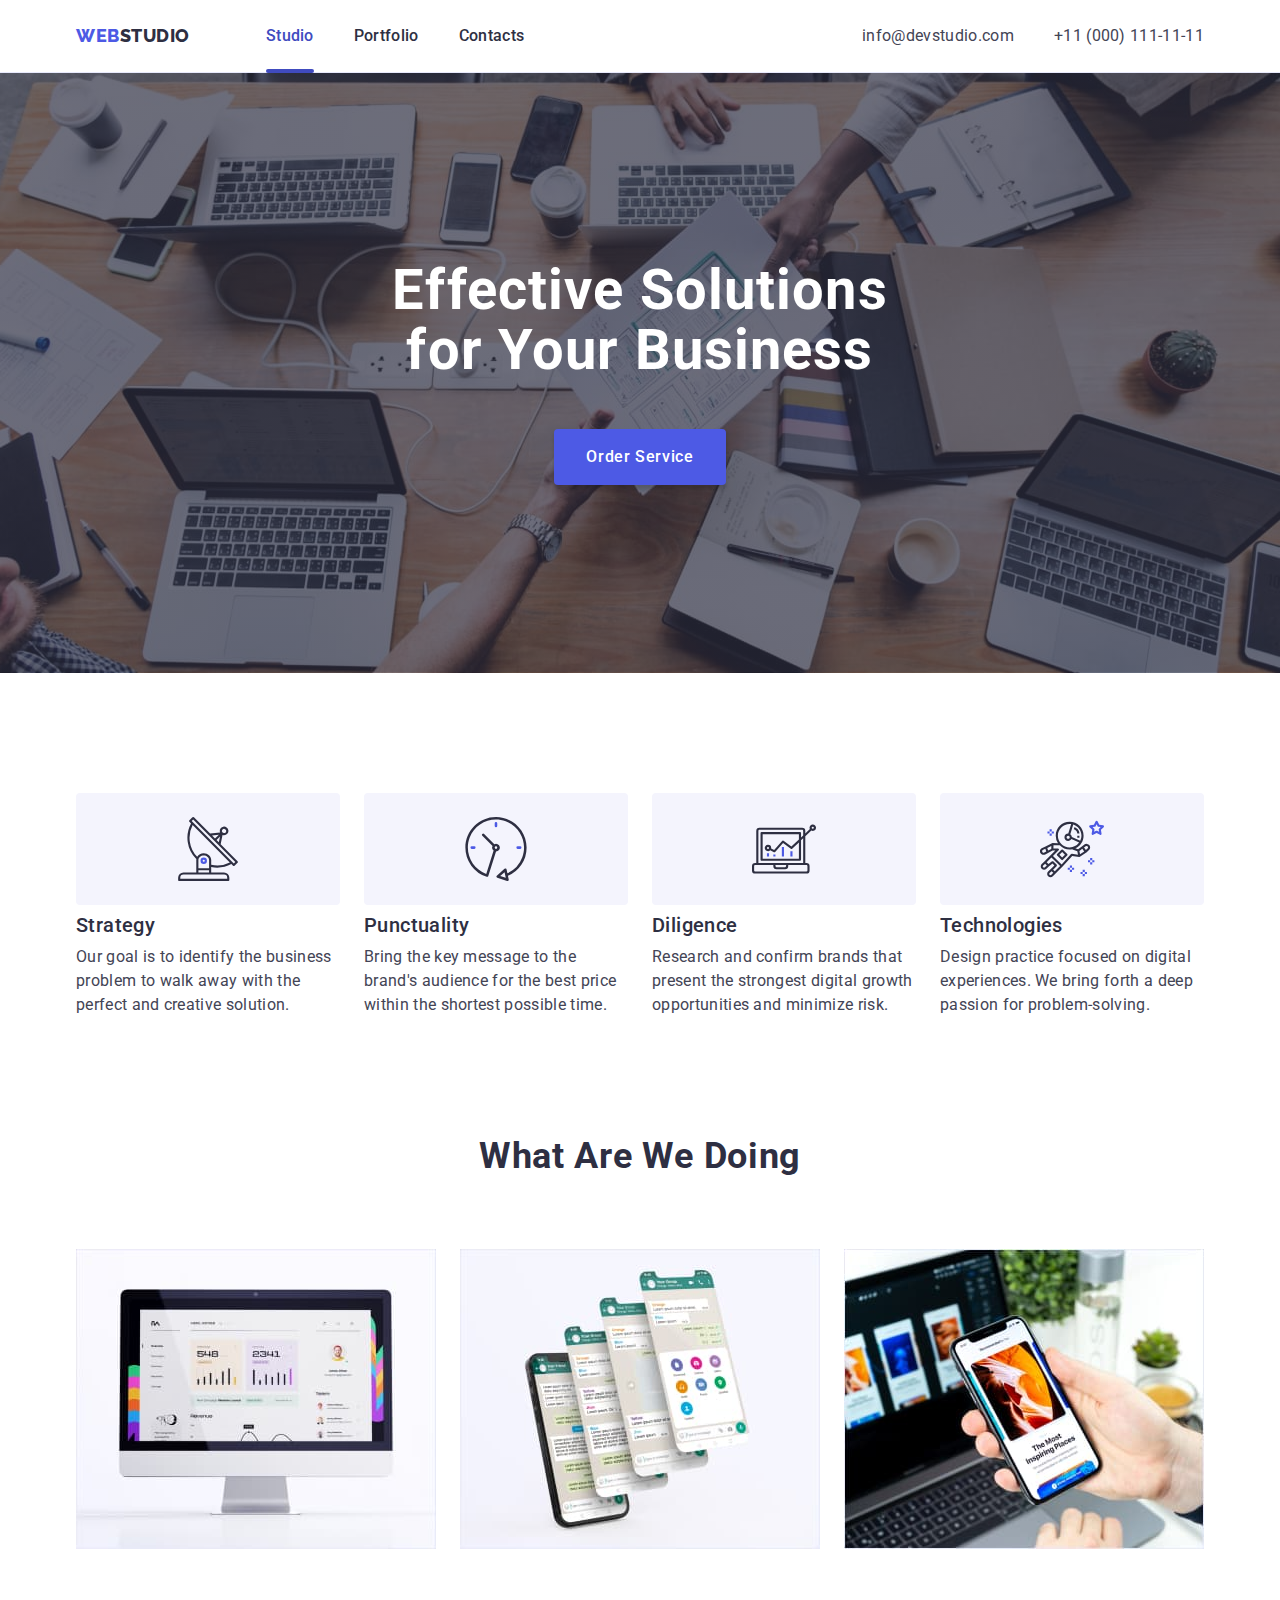
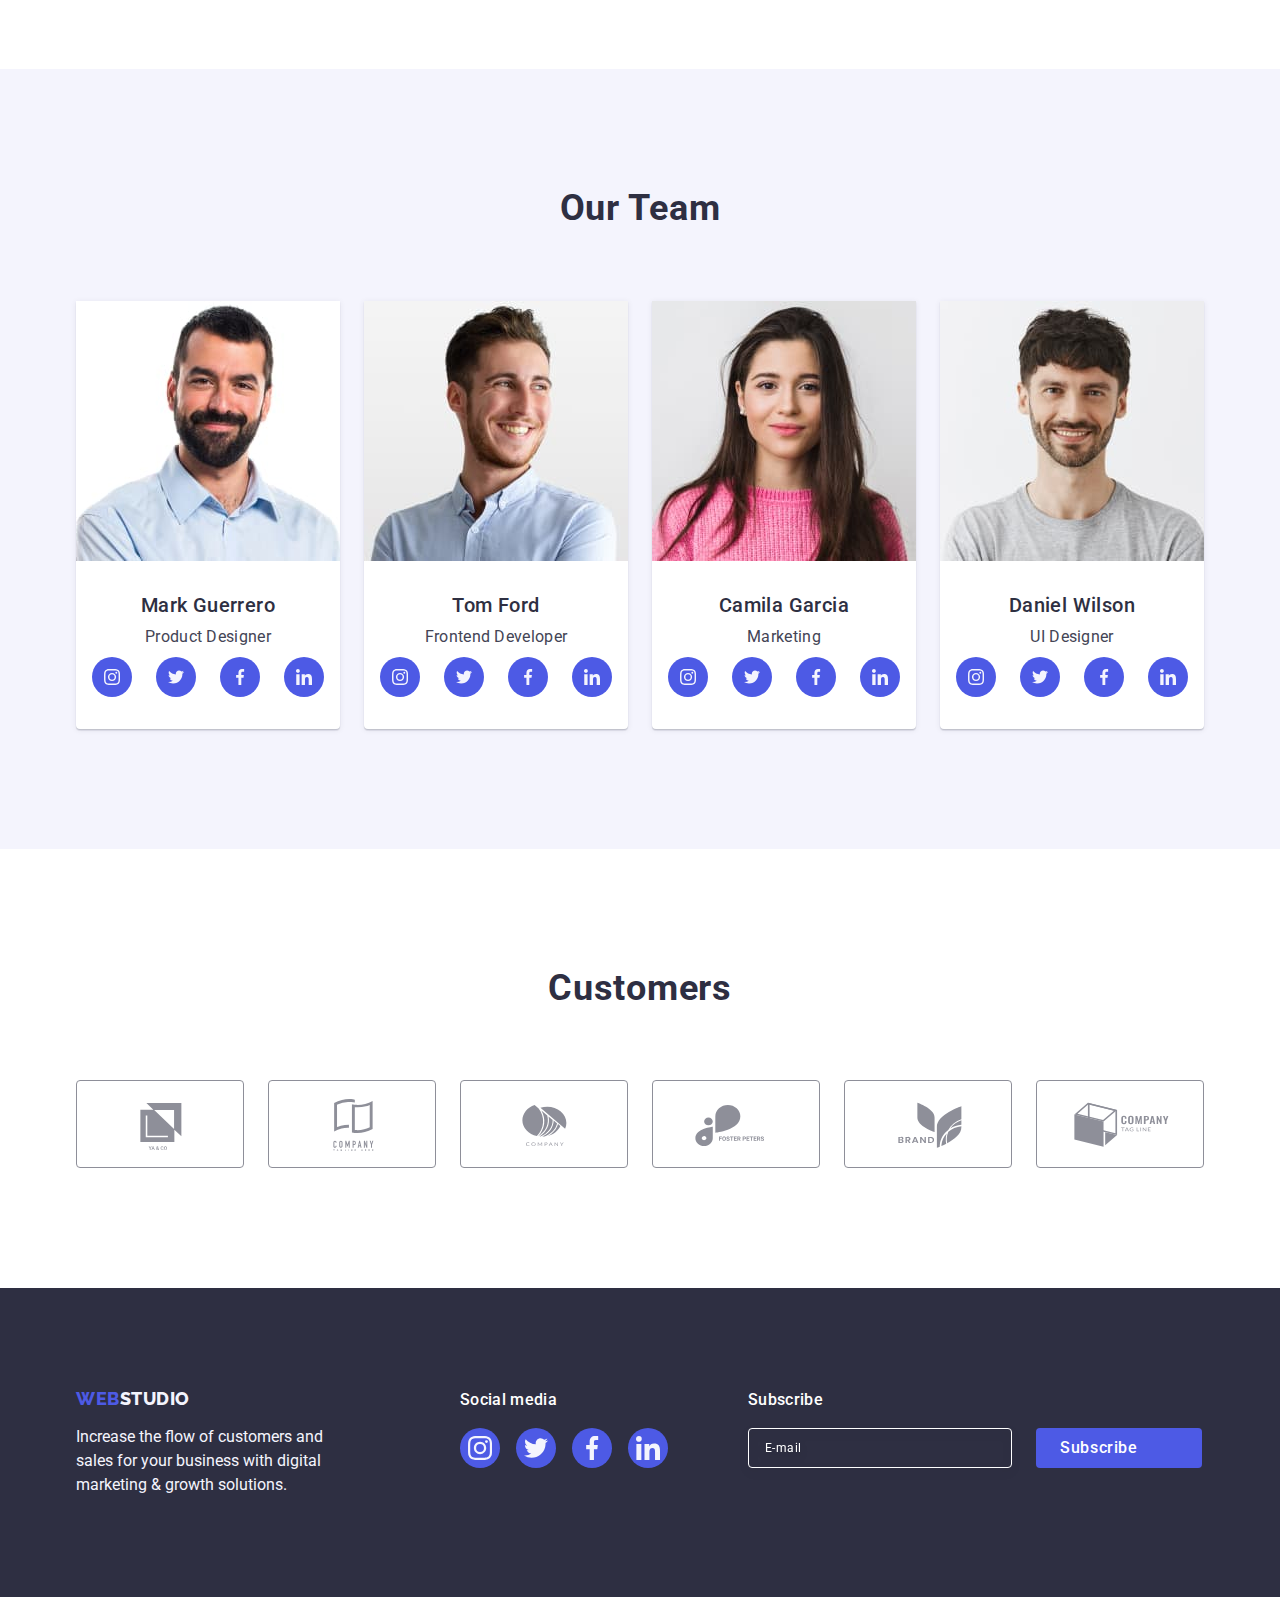
<file: index.html>
<!DOCTYPE html>
<html lang="en">
  <head>
    <meta charset="UTF-8" />
    <meta http-equiv="X-UA-Compatible" content="IE=edge" />
    <meta name="viewport" content="width=device-width, initial-scale=1.0" />
    <title>Document</title>
    <link rel="preconnect" href="https://fonts.googleapis.com" />
    <link rel="preconnect" href="https://fonts.gstatic.com" crossorigin />
    <link
      href="https://fonts.googleapis.com/css2?family=Raleway:wght@800&family=Roboto:wght@400;500;700;900&display=swap"
      rel="stylesheet"
    />
    <link
      rel="stylesheet"
      href="https://cdnjs.cloudflare.com/ajax/libs/modern-normalize/1.1.0/modern-normalize.min.css"
    />
    <link rel="stylesheet" href="./css/styles.css" />
  </head>
  <body>
    <!-- Header -->
    <header class="page-header">
      <div class="container page-header-container">
        <nav class="page-navigation">
          <!-- logo -->
          <a class="logo link logo-header" href="./index.html"
            >Web<span class="logo-studio-theme-light">Studio</span>
          </a>
          <!-- Navigation -->
          <ul class="menu list">
            <li class="menu-item">
              <a class="menu-link link current" href="./index.html">Studio</a>
            </li>
            <li class="menu-item">
              <a class="menu-link link" href="./portfolio.html">Portfolio</a>
            </li>
            <li class="menu-item">
              <a class="menu-link link" href="">Contacts</a>
            </li>
          </ul>
        </nav>
        <!-- Contacts -->
        <address class="contacts">
          <ul class="contacts-list list">
            <li class="contacts-list-item">
              <a class="contact-link link" href="mailto:info@devstudio.com"
                >info@devstudio.com</a
              >
            </li>
            <li class="contacts-list-item">
              <a class="contact-link link" href="tel:+110001111111"
                >+11 (000) 111-11-11</a
              >
            </li>
          </ul>
        </address>
      </div>
    </header>
    <!-- Main -->
    <main>
      <!-- hero image -->
      <section class="hero">
        <div class="container">
          <h1 class="main-title">Effective Solutions for Your Business</h1>
          <button class="modal-open-btn" type="button" data-modal-open>
            Order Service
          </button>
        </div>
      </section>
      <!-- Section 1 -->
      <section class="advantages section">
        <div class="container">
          <h2 class="visually-hidden">Advantages</h2>
          <ul class="advantages-list list">
            <li class="advantages-list-item">
              <div class="container-advantages-list-icon">
                <svg
                  class="advantages-list-icon"
                  aria-label="icon antenna"
                  width="64"
                  height="64"
                >
                  <use href="./images/icons.svg#icon-antenna"></use>
                </svg>
              </div>

              <h3 class="advantages-list-title">Strategy</h3>
              <p class="advantages-list-text">
                Our goal is to identify the business problem to walk away with
                the perfect and creative solution.
              </p>
            </li>
            <li class="advantages-list-item">
              <div class="container-advantages-list-icon">
                <svg
                  class="advantages-list-icon"
                  aria-label="icon clock"
                  width="64"
                  height="64"
                >
                  <use href="./images/icons.svg#icon-clock"></use>
                </svg>
              </div>

              <h3 class="advantages-list-title">Punctuality</h3>
              <p class="advantages-list-text">
                Bring the key message to the brand's audience for the best price
                within the shortest possible time.
              </p>
            </li>
            <li class="advantages-list-item">
              <div class="container-advantages-list-icon">
                <svg
                  class="advantages-list-icon"
                  aria-label="icon diagram"
                  width="64"
                  height="64"
                >
                  <use href="./images/icons.svg#icon-diagram"></use>
                </svg>
              </div>

              <h3 class="advantages-list-title">Diligence</h3>
              <p class="advantages-list-text">
                Research and confirm brands that present the strongest digital
                growth opportunities and minimize risk.
              </p>
            </li>
            <li class="advantages-list-item">
              <div class="container-advantages-list-icon">
                <svg
                  class="advantages-list-icon"
                  aria-label="icon astronaut"
                  width="64"
                  height="64"
                >
                  <use href="./images/icons.svg#icon-astronaut"></use>
                </svg>
              </div>

              <h3 class="advantages-list-title">Technologies</h3>
              <p class="advantages-list-text">
                Design practice focused on digital experiences. We bring forth a
                deep passion for problem-solving.
              </p>
            </li>
          </ul>
        </div>
      </section>
      <!-- Section 2 -->
      <section class="services section">
        <div class="container">
          <h2 class="section-title">What are we doing</h2>
          <ul class="services-list list">
            <li class="services-list-item">
              <img
                class="services-list-img"
                src="./images/photo-1.jpg"
                alt="monitor"
                width="360"
              />
            </li>
            <li class="services-list-item">
              <img
                class="services-list-img"
                src="./images/photo-2.jpg"
                alt="smartphone"
                width="360"
              />
            </li>
            <li class="services-list-item">
              <img
                class="services-list-img"
                src="./images/photo-3.jpg"
                alt="smartphone in hand"
                width="360"
              />
            </li>
          </ul>
        </div>
      </section>
      <!-- Section 3 -->
      <section class="team section">
        <div class="container">
          <h2 class="section-title">Our team</h2>
          <ul class="team-list list">
            <li class="team-list-item">
              <img
                class="team-list-img"
                src="./images/photo-mark-guerrero.jpg"
                alt="Photo Mark Guerrero"
                width="264"
              />
              <div class="team-list-text-content">
                <h3 class="team-list-name">Mark Guerrero</h3>
                <p class="team-list-position">Product Designer</p>
                <ul class="social-list list">
                  <li class="social-list-item">
                    <a href="" class="social-list-link team-social-list-link">
                      <svg
                        class="social-list-icon"
                        aria-label="icon instagram"
                        width="16"
                        height="16"
                      >
                        <use href="./images/icons.svg#icon-instagram"></use>
                      </svg>
                    </a>
                  </li>
                  <li class="social-list-item">
                    <a href="" class="social-list-link team-social-list-link">
                      <svg
                        class="social-list-icon"
                        aria-label="icon twitter"
                        width="16"
                        height="16"
                      >
                        <use href="./images/icons.svg#icon-twitter"></use>
                      </svg>
                    </a>
                  </li>
                  <li class="social-list-item">
                    <a href="" class="social-list-link team-social-list-link">
                      <svg
                        class="social-list-icon"
                        aria-label="icon facebook"
                        width="16"
                        height="16"
                      >
                        <use href="./images/icons.svg#icon-facebook"></use>
                      </svg>
                    </a>
                  </li>
                  <li class="social-list-item">
                    <a href="" class="social-list-link team-social-list-link">
                      <svg
                        class="social-list-icon"
                        aria-label="icon linkedin"
                        width="16"
                        height="16"
                      >
                        <use href="./images/icons.svg#icon-linkedin"></use>
                      </svg>
                    </a>
                  </li>
                </ul>
              </div>
            </li>
            <li class="team-list-item">
              <img
                class="team-list-img"
                src="./images/photo-tom-ford.jpg"
                alt="Photo Tom Ford"
                width="264"
              />
              <div class="team-list-text-content">
                <h3 class="team-list-name">Tom Ford</h3>
                <p class="team-list-position">Frontend Developer</p>
                <ul class="social-list list">
                  <li class="social-list-item">
                    <a href="" class="social-list-link team-social-list-link">
                      <svg
                        class="social-list-icon"
                        aria-label="icon instagram"
                        width="16"
                        height="16"
                      >
                        <use href="./images/icons.svg#icon-instagram"></use>
                      </svg>
                    </a>
                  </li>
                  <li class="social-list-item">
                    <a href="" class="social-list-link team-social-list-link">
                      <svg
                        class="social-list-icon"
                        aria-label="icon twitter"
                        width="16"
                        height="16"
                      >
                        <use href="./images/icons.svg#icon-twitter"></use>
                      </svg>
                    </a>
                  </li>
                  <li class="social-list-item">
                    <a href="" class="social-list-link team-social-list-link">
                      <svg
                        class="social-list-icon"
                        aria-label="icon facebook"
                        width="16"
                        height="16"
                      >
                        <use href="./images/icons.svg#icon-facebook"></use>
                      </svg>
                    </a>
                  </li>
                  <li class="social-list-item">
                    <a href="" class="social-list-link team-social-list-link">
                      <svg
                        class="social-list-icon"
                        aria-label="icon linkedin"
                        width="16"
                        height="16"
                      >
                        <use href="./images/icons.svg#icon-linkedin"></use>
                      </svg>
                    </a>
                  </li>
                </ul>
              </div>
            </li>
            <li class="team-list-item">
              <img
                class="team-list-img"
                src="./images/photo-camila-garcia.jpg"
                alt="Photo Camila Garcia"
                width="264"
              />
              <div class="team-list-text-content">
                <h3 class="team-list-name">Camila Garcia</h3>
                <p class="team-list-position">Marketing</p>
                <ul class="social-list list">
                  <li class="social-list-item">
                    <a href="" class="social-list-link team-social-list-link">
                      <svg
                        class="social-list-icon"
                        aria-label="icon instagram"
                        width="16"
                        height="16"
                      >
                        <use href="./images/icons.svg#icon-instagram"></use>
                      </svg>
                    </a>
                  </li>
                  <li class="social-list-item">
                    <a href="" class="social-list-link team-social-list-link">
                      <svg
                        class="social-list-icon"
                        aria-label="icon twitter"
                        width="16"
                        height="16"
                      >
                        <use href="./images/icons.svg#icon-twitter"></use>
                      </svg>
                    </a>
                  </li>
                  <li class="social-list-item">
                    <a href="" class="social-list-link team-social-list-link">
                      <svg
                        class="social-list-icon"
                        aria-label="icon facebook"
                        width="16"
                        height="16"
                      >
                        <use href="./images/icons.svg#icon-facebook"></use>
                      </svg>
                    </a>
                  </li>
                  <li class="social-list-item">
                    <a href="" class="social-list-link team-social-list-link">
                      <svg
                        class="social-list-icon"
                        aria-label="icon linkedin"
                        width="16"
                        height="16"
                      >
                        <use href="./images/icons.svg#icon-linkedin"></use>
                      </svg>
                    </a>
                  </li>
                </ul>
              </div>
            </li>
            <li class="team-list-item">
              <img
                class="team-list-img"
                src="./images/photo-daniel-wilson.jpg"
                alt="Photo Daniel Wilson"
                width="264"
              />
              <div class="team-list-text-content">
                <h3 class="team-list-name">Daniel Wilson</h3>
                <p class="team-list-position">UI Designer</p>
                <ul class="social-list list">
                  <li class="social-list-item">
                    <a href="" class="social-list-link team-social-list-link">
                      <svg
                        class="social-list-icon"
                        aria-label="icon instagram"
                        width="16"
                        height="16"
                      >
                        <use href="./images/icons.svg#icon-instagram"></use>
                      </svg>
                    </a>
                  </li>
                  <li class="social-list-item">
                    <a href="" class="social-list-link team-social-list-link">
                      <svg
                        class="social-list-icon"
                        aria-label="icon twitter"
                        width="16"
                        height="16"
                      >
                        <use href="./images/icons.svg#icon-twitter"></use>
                      </svg>
                    </a>
                  </li>
                  <li class="social-list-item">
                    <a href="" class="social-list-link team-social-list-link">
                      <svg
                        class="social-list-icon"
                        aria-label="icon facebook"
                        width="16"
                        height="16"
                      >
                        <use href="./images/icons.svg#icon-facebook"></use>
                      </svg>
                    </a>
                  </li>
                  <li class="social-list-item">
                    <a href="" class="social-list-link team-social-list-link">
                      <svg
                        class="social-list-icon"
                        aria-label="icon linkedin"
                        width="16"
                        height="16"
                      >
                        <use href="./images/icons.svg#icon-linkedin"></use>
                      </svg>
                    </a>
                  </li>
                </ul>
              </div>
            </li>
          </ul>
        </div>
      </section>
      <!-- Section 4 -->
      <section class="customers section">
        <div class="container">
          <h2 class="section-title customers-title">Customers</h2>
          <ul class="customers-list list">
            <li class="customers-list-item">
              <a href="" class="customers-list-link">
                <svg
                  class="customers-list-icon"
                  aria-label="icon company"
                  width="104"
                  height="56"
                >
                  <use href="./images/icons.svg#icon-company-1"></use>
                </svg>
              </a>
            </li>
            <li class="customers-list-item">
              <a href="" class="customers-list-link">
                <svg
                  class="customers-list-icon"
                  aria-label="icon company"
                  width="104"
                  height="56"
                >
                  <use href="./images/icons.svg#icon-company-2"></use>
                </svg>
              </a>
            </li>
            <li class="customers-list-item">
              <a href="" class="customers-list-link">
                <svg
                  class="customers-list-icon"
                  aria-label="icon company"
                  width="104"
                  height="56"
                >
                  <use href="./images/icons.svg#icon-company-3"></use>
                </svg>
              </a>
            </li>
            <li class="customers-list-item">
              <a href="" class="customers-list-link">
                <svg
                  class="customers-list-icon"
                  aria-label="icon company"
                  width="104"
                  height="56"
                >
                  <use href="./images/icons.svg#icon-company-4"></use>
                </svg>
              </a>
            </li>
            <li class="customers-list-item">
              <a href="" class="customers-list-link">
                <svg
                  class="customers-list-icon"
                  aria-label="icon company"
                  width="104"
                  height="56"
                >
                  <use href="./images/icons.svg#icon-company-5"></use>
                </svg>
              </a>
            </li>
            <li class="customers-list-item">
              <a href="" class="customers-list-link">
                <svg
                  class="customers-list-icon"
                  aria-label="icon company"
                  width="104"
                  height="56"
                >
                  <use href="./images/icons.svg#icon-company-6"></use>
                </svg>
              </a>
            </li>
          </ul>
        </div>
      </section>
    </main>
    <!-- Footer -->
    <footer class="footer">
      <div class="container footer-container">
        <div class="footer-container-logo">
          <a class="logo link footer-logo-link" href="./index.html"
            >Web<span class="logo-studio-theme-dark">Studio</span></a
          >
          <p class="footer-text">
            Increase the flow of customers and sales for your business with
            digital marketing & growth solutions.
          </p>
        </div>
        <div class="footer-container-social">
          <p class="footer-social-text">Social media</p>
          <ul class="social-list list footer-sosial-list">
            <li class="social-list-item">
              <a href="" class="social-list-link footer-social-list-link">
                <svg
                  class="social-list-icon"
                  aria-label="icon instagram"
                  width="24"
                  height="24"
                >
                  <use href="./images/icons.svg#icon-instagram"></use>
                </svg>
              </a>
            </li>
            <li class="social-list-item">
              <a href="" class="social-list-link footer-social-list-link">
                <svg
                  class="social-list-icon"
                  aria-label="icon twitter"
                  width="24"
                  height="24"
                >
                  <use href="./images/icons.svg#icon-twitter"></use>
                </svg>
              </a>
            </li>
            <li class="social-list-item">
              <a href="" class="social-list-link footer-social-list-link">
                <svg
                  class="social-list-icon"
                  aria-label="icon facebook"
                  width="24"
                  height="24"
                >
                  <use href="./images/icons.svg#icon-facebook"></use>
                </svg>
              </a>
            </li>
            <li class="social-list-item">
              <a href="" class="social-list-link footer-social-list-link">
                <svg
                  class="social-list-icon"
                  aria-label="icon linkedin"
                  width="24"
                  height="24"
                >
                  <use href="./images/icons.svg#icon-linkedin"></use>
                </svg>
              </a>
            </li>
          </ul>
        </div>
        <div class="footer-container-form">
          <p class="footer-subscription-text">Subscribe</p>
          <form class="subscription-form">
            <label class="subscription-form-field-wrapper">
              <input
                class="subscription-form-input"
                type="email"
                name="user-email"
                required
                placeholder="E-mail"
              />
            </label>
            <button type="submit" class="subscription-form-submit">
              Subscribe
              <svg
                class="subscription-form-submit-icon"
                aria-label="icon paper plane"
                width="24"
                height="24"
              >
                <use href="./images/icons.svg#icon-paper-plane"></use>
              </svg>
            </button>
          </form>
        </div>
      </div>
    </footer>
    <div class="backdrop is-hidden" data-modal>
      <div class="modal">
        <button type="button" class="modal-close-btn" data-modal-close>
          <svg class="modal-close-icon" width="8" height="8">
            <use href="./images/icons.svg#icon-close"></use>
          </svg>
        </button>
        <p class="contact-form-text">
          Leave your contacts and we will call you back
        </p>
        <form class="contact-form">
          <div class="contact-form-container">
            <label class="contact-form-field-wrapper" for="user-name">
              Name
            </label>
            <div class="contact-form-input-wrapper">
              <input
                class="contact-form-input"
                type="text"
                name="user-name"
                id="user-name"
                required
                pattern="[a-zA-Zа-яА-ЯіІїЇґҐєЄʼ]+"
              />
              <svg
                class="contact-form-input-icon"
                aria-label="icon person"
                width="18"
                height="24"
              >
                <use href="./images/icons.svg#icon-person"></use>
              </svg>
            </div>
          </div>

          <div class="contact-form-container">
            <label class="contact-form-field-wrapper" for="user-tel">
              Phone</label
            >
            <div class="contact-form-input-wrapper">
              <input
                class="contact-form-input"
                type="tel"
                name="user-tel"
                id="user-tel"
                required
                pattern="[0-9]{3}-[0-9]{3}-[0-9]{2}-[0-9]{2}"
              />
              <svg
                class="contact-form-input-icon"
                aria-label="icon phone"
                width="18"
                height="24"
              >
                <use href="./images/icons.svg#icon-phone"></use>
              </svg>
            </div>
          </div>

          <div class="contact-form-container">
            <label class="contact-form-field-wrapper" for="user-email">
              Email
            </label>
            <div class="contact-form-input-wrapper">
              <input
                class="contact-form-input"
                type="email"
                name="user-email"
                id="user-email"
                required
              />
              <svg
                class="contact-form-input-icon"
                aria-label="icon email"
                width="18"
                height="24"
              >
                <use href="./images/icons.svg#icon-email"></use>
              </svg>
            </div>
          </div>
          <div class="contact-form-comment-container">
            <label class="contact-form-field-wrapper" for="user-comment">
              Comment
            </label>
            <textarea
              class="contact-form-message"
              name="user-comment"
              id="user-comment"
              placeholder="Text input"
            ></textarea>
          </div>
          <div class="contact-form-checkbox-container">
            <input
              class="contact-form-checkbox visually-hidden"
              type="checkbox"
              value="true"
              name="user-privacy"
              id="user-privacy"
              required
            />
            <label class="contact-form-checkbox-wrapper" for="user-privacy">
              <span class="contact-form-own-checkbox-wrapper">
                <svg class="contact-form-own-checkbox" width="10" height="8">
                  <use
                    class="contact-form-checkmark-icon"
                    href="./images/icons.svg#icon-checkmark"
                  ></use>
                </svg>
              </span>
              I accept the terms and conditions of the
              <a class="contact-form-link-privacy-policy" href=""
                >Privacy Policy</a
              >
            </label>
          </div>

          <button type="submit" class="contact-form-submit">Send</button>
        </form>
      </div>
    </div>

    <script src="./js/modal.js"></script>
  </body>
</html>
</file>
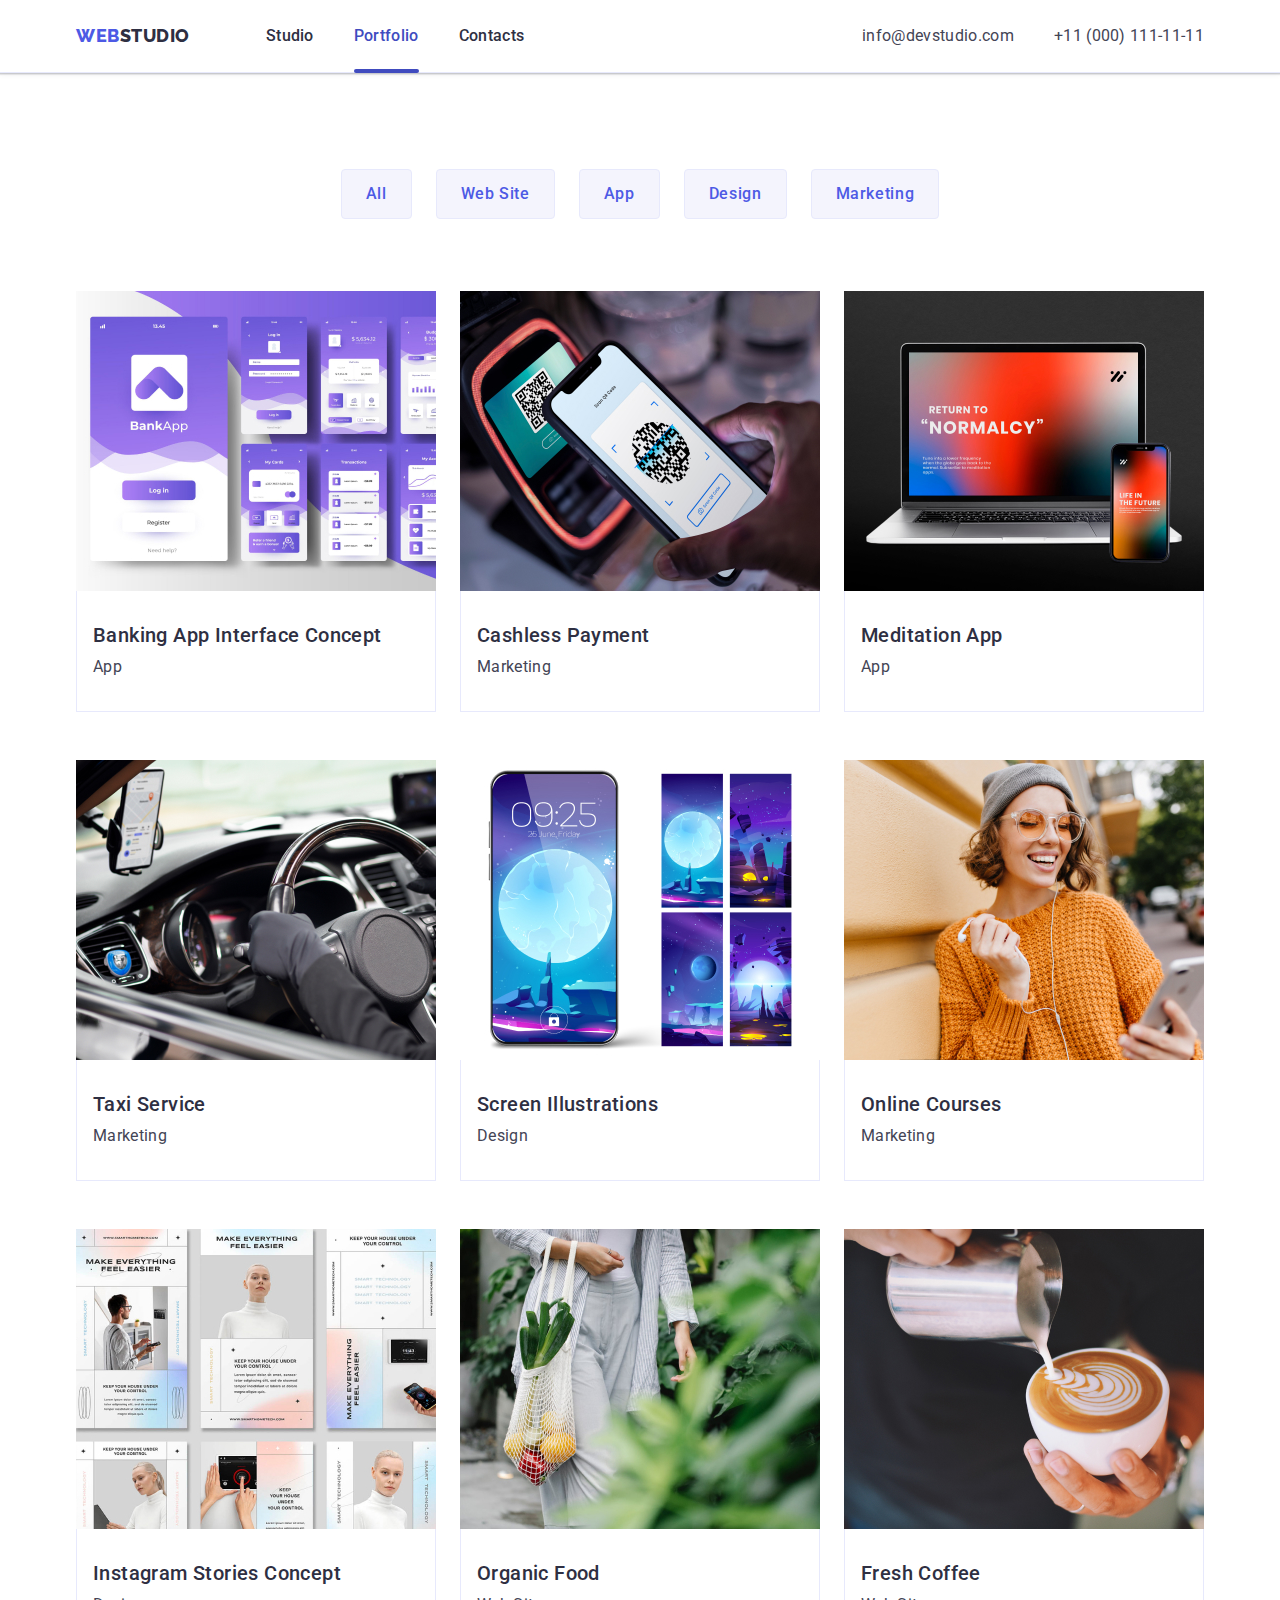
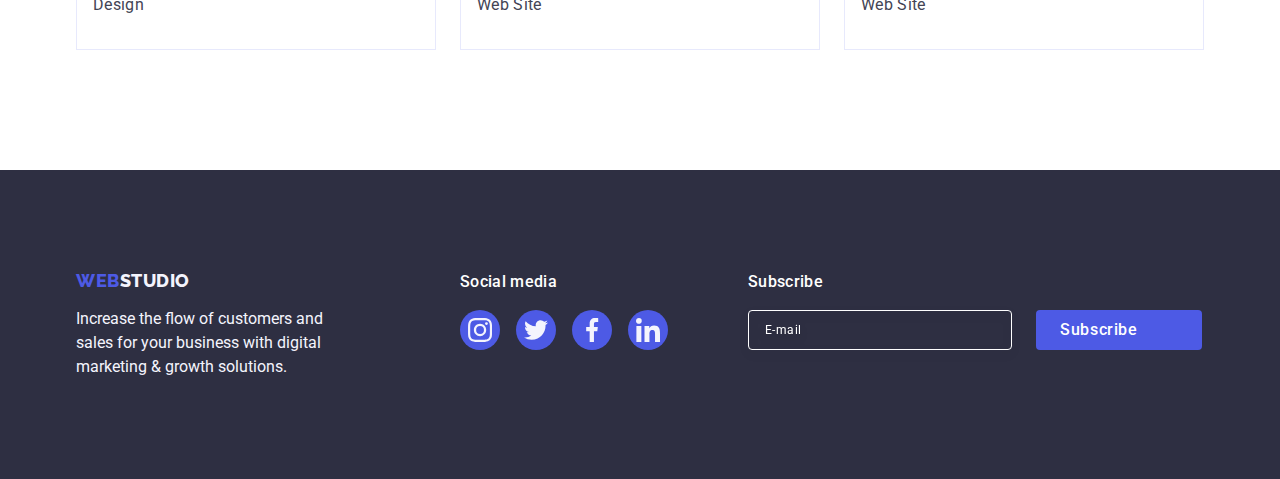
<file: portfolio.html>
<!DOCTYPE html>
<html lang="en">
  <head>
    <meta charset="UTF-8" />
    <meta http-equiv="X-UA-Compatible" content="IE=edge" />
    <meta name="viewport" content="width=device-width, initial-scale=1.0" />
    <title>Document</title>
    <link rel="preconnect" href="https://fonts.googleapis.com" />
    <link rel="preconnect" href="https://fonts.gstatic.com" crossorigin />
    <link
      href="https://fonts.googleapis.com/css2?family=Raleway:wght@800&family=Roboto:wght@400;500;700;900&display=swap"
      rel="stylesheet"
    />
    <link
      rel="stylesheet"
      href="https://cdnjs.cloudflare.com/ajax/libs/modern-normalize/1.1.0/modern-normalize.min.css"
    />
    <link rel="stylesheet" href="./css/styles.css" />
  </head>
  <body>
    <!-- Header -->
    <header class="page-header">
      <div class="container page-header-container">
        <nav class="page-navigation">
          <!-- logo -->
          <a class="logo link logo-header" href="./index.html"
            >Web<span class="logo-studio-theme-light">Studio</span>
          </a>
          <!-- Navigation -->
          <ul class="menu list">
            <li class="menu-item">
              <a class="menu-link link" href="./index.html">Studio</a>
            </li>
            <li class="menu-item">
              <a class="menu-link link current" href="./portfolio.html"
                >Portfolio</a
              >
            </li>
            <li class="menu-item">
              <a class="menu-link link" href="">Contacts</a>
            </li>
          </ul>
        </nav>
        <!-- Contacts -->
        <address class="contacts">
          <ul class="contacts-list list">
            <li class="contacts-list-item">
              <a class="contact-link link" href="mailto:info@devstudio.com"
                >info@devstudio.com</a
              >
            </li>
            <li class="contacts-list-item">
              <a class="contact-link link" href="tel:+110001111111"
                >+11 (000) 111-11-11</a
              >
            </li>
          </ul>
        </address>
      </div>
    </header>
    <!-- Main -->
    <main>
      <section class="projects section">
        <div class="container project-container">
          <h1 class="visually-hidden">Portfolio</h1>
          <!-- project filter -->
          <ul class="project-filter-list list">
            <li class="project-filter-list-item">
              <button class="projects-filter-btn" type="button">All</button>
            </li>
            <li class="project-filter-list-item">
              <button class="projects-filter-btn" type="button">
                Web Site
              </button>
            </li>
            <li class="project-filter-list-item">
              <button class="projects-filter-btn" type="button">App</button>
            </li>
            <li class="project-filter-list-item">
              <button class="projects-filter-btn" type="button">Design</button>
            </li>
            <li class="project-filter-list-item">
              <button class="projects-filter-btn" type="button">
                Marketing
              </button>
            </li>
          </ul>
          <!-- project cards -->
          <ul class="project-list list">
            <li class="project-list-item">
              <a class="project-link link" href="">
                <div class="project-list-img-wrapper">
                  <img
                    class="project-img"
                    src="./images/portfolio/banking-app.jpg"
                    alt="Mobile banking interface"
                    width="360"
                  />
                  <p class="overlay">
                    14 Stylish and User-Friendly App Design Concepts · Task
                    Manager App · Calorie Tracker App · Exotic Fruit Ecommerce
                    App · Cloud Storage App
                  </p>
                </div>
                <div class="project-list-text-content">
                  <h2 class="project-title">Banking App Interface Concept</h2>
                  <p class="project-category">App</p>
                </div>
              </a>
            </li>
            <li class="project-list-item">
              <a class="project-link link" href="">
                <div class="project-list-img-wrapper">
                  <img
                    class="project-img"
                    src="./images/portfolio/cashless-payment.jpg"
                    alt="Phone with QR
              code scanner"
                    width="360"
                  />
                  <p class="overlay">
                    14 Stylish and User-Friendly App Design Concepts · Task
                    Manager App · Calorie Tracker App · Exotic Fruit Ecommerce
                    App · Cloud Storage App
                  </p>
                </div>
                <div class="project-list-text-content">
                  <h2 class="project-title">Cashless Payment</h2>
                  <p class="project-category">Marketing</p>
                </div>
              </a>
            </li>
            <li class="project-list-item">
              <a class="project-link link" href="">
                <div class="project-list-img-wrapper">
                  <img
                    class="project-img"
                    src="./images/portfolio/meditation-app.jpg"
                    alt="laptop and smartphone"
                    width="360"
                  />
                  <p class="overlay">
                    14 Stylish and User-Friendly App Design Concepts · Task
                    Manager App · Calorie Tracker App · Exotic Fruit Ecommerce
                    App · Cloud Storage App
                  </p>
                </div>
                <div class="project-list-text-content">
                  <h2 class="project-title">Meditation App</h2>
                  <p class="project-category">App</p>
                </div>
              </a>
            </li>
            <li class="project-list-item">
              <a class="project-link link" href="">
                <div class="project-list-img-wrapper">
                  <img
                    class="project-img"
                    src="./images/portfolio/taxi-service.jpg"
                    alt="Car salon and phone"
                    width="360"
                  />
                  <p class="overlay">
                    14 Stylish and User-Friendly App Design Concepts · Task
                    Manager App · Calorie Tracker App · Exotic Fruit Ecommerce
                    App · Cloud Storage App
                  </p>
                </div>
                <div class="project-list-text-content">
                  <h2 class="project-title">Taxi Service</h2>
                  <p class="project-category">Marketing</p>
                </div>
              </a>
            </li>
            <li class="project-list-item">
              <a class="project-link link" href="">
                <div class="project-list-img-wrapper">
                  <img
                    class="project-img"
                    src="./images/portfolio/screen-illustrations.jpg"
                    alt="Phone and Screen Wallpapers"
                    width="360"
                  />
                  <p class="overlay">
                    14 Stylish and User-Friendly App Design Concepts · Task
                    Manager App · Calorie Tracker App · Exotic Fruit Ecommerce
                    App · Cloud Storage App
                  </p>
                </div>
                <div class="project-list-text-content">
                  <h2 class="project-title">Screen Illustrations</h2>
                  <p class="project-category">Design</p>
                </div>
              </a>
            </li>
            <li class="project-list-item">
              <a class="project-link link" href="">
                <div class="project-list-img-wrapper">
                  <img
                    class="project-img"
                    src="./images/portfolio/online-courses.jpg"
                    alt="girl with a phone"
                    width="360"
                  />
                  <p class="overlay">
                    14 Stylish and User-Friendly App Design Concepts · Task
                    Manager App · Calorie Tracker App · Exotic Fruit Ecommerce
                    App · Cloud Storage App
                  </p>
                </div>
                <div class="project-list-text-content">
                  <h2 class="project-title">Online Courses</h2>
                  <p class="project-category">Marketing</p>
                </div>
              </a>
            </li>
            <li class="project-list-item">
              <a class="project-link link" href="">
                <div class="project-list-img-wrapper">
                  <img
                    class="project-img"
                    src="./images/portfolio/instagram-stories.jpg"
                    alt="Instagram story cards"
                    width="360"
                  />
                  <p class="overlay">
                    14 Stylish and User-Friendly App Design Concepts · Task
                    Manager App · Calorie Tracker App · Exotic Fruit Ecommerce
                    App · Cloud Storage App
                  </p>
                </div>
                <div class="project-list-text-content">
                  <h2 class="project-title">Instagram Stories Concept</h2>
                  <p class="project-category">Design</p>
                </div>
              </a>
            </li>
            <li class="project-list-item">
              <a class="project-link link" href="">
                <div class="project-list-img-wrapper">
                  <img
                    class="project-img"
                    src="./images/portfolio/organic-food.jpg"
                    alt="Bag of vegetables"
                    width="360"
                  />
                  <p class="overlay">
                    14 Stylish and User-Friendly App Design Concepts · Task
                    Manager App · Calorie Tracker App · Exotic Fruit Ecommerce
                    App · Cloud Storage App
                  </p>
                </div>
                <div class="project-list-text-content">
                  <h2 class="project-title">Organic Food</h2>
                  <p class="project-category">Web Site</p>
                </div>
              </a>
            </li>
            <li class="project-list-item">
              <a class="project-link link" href="">
                <div class="project-list-img-wrapper">
                  <img
                    class="project-img"
                    src="./images/portfolio/fresh-coffee.jpg"
                    alt="Cup of coffee"
                    width="360"
                  />
                  <p class="overlay">
                    14 Stylish and User-Friendly App Design Concepts · Task
                    Manager App · Calorie Tracker App · Exotic Fruit Ecommerce
                    App · Cloud Storage App
                  </p>
                </div>
                <div class="project-list-text-content">
                  <h2 class="project-title">Fresh Coffee</h2>
                  <p class="project-category">Web Site</p>
                </div>
              </a>
            </li>
          </ul>
        </div>
      </section>
    </main>
    <!-- Footer -->
    <footer class="footer">
      <div class="container footer-container">
        <div class="footer-container-logo">
          <a class="logo link footer-logo-link" href="./index.html"
            >Web<span class="logo-studio-theme-dark">Studio</span></a
          >
          <p class="footer-text">
            Increase the flow of customers and sales for your business with
            digital marketing & growth solutions.
          </p>
        </div>
        <div class="footer-container-social">
          <p class="footer-social-text">Social media</p>
          <ul class="social-list list footer-sosial-list">
            <li class="social-list-item">
              <a href="" class="social-list-link footer-social-list-link">
                <svg
                  class="social-list-icon"
                  aria-label="icon instagram"
                  width="24"
                  height="24"
                >
                  <use href="./images/icons.svg#icon-instagram"></use>
                </svg>
              </a>
            </li>
            <li class="social-list-item">
              <a href="" class="social-list-link footer-social-list-link">
                <svg
                  class="social-list-icon"
                  aria-label="icon twitter"
                  width="24"
                  height="24"
                >
                  <use href="./images/icons.svg#icon-twitter"></use>
                </svg>
              </a>
            </li>
            <li class="social-list-item">
              <a href="" class="social-list-link footer-social-list-link">
                <svg
                  class="social-list-icon"
                  aria-label="icon facebook"
                  width="24"
                  height="24"
                >
                  <use href="./images/icons.svg#icon-facebook"></use>
                </svg>
              </a>
            </li>
            <li class="social-list-item">
              <a href="" class="social-list-link footer-social-list-link">
                <svg
                  class="social-list-icon"
                  aria-label="icon linkedin"
                  width="24"
                  height="24"
                >
                  <use href="./images/icons.svg#icon-linkedin"></use>
                </svg>
              </a>
            </li>
          </ul>
        </div>
        <div class="footer-container-form">
          <p class="footer-subscription-text">Subscribe</p>
          <form class="subscription-form">
            <label class="subscription-form-field-wrapper">
              <input
                class="subscription-form-input"
                type="email"
                name="user-email"
                required
                placeholder="E-mail"
              />
            </label>
            <button type="submit" class="subscription-form-submit">
              Subscribe
              <svg
                class="subscription-form-submit-icon"
                aria-label="icon paper plane"
                width="24"
                height="24"
              >
                <use href="./images/icons.svg#icon-paper-plane"></use>
              </svg>
            </button>
          </form>
        </div>
      </div>
    </footer>
  </body>
</html>
</file>
<file: css/styles.css>
:root{
    --main-font-family: 'Roboto',sans-serif;
    --secondary-font-family: 'Raleway', sans-serif;
    --primary-text-color:#434455;
    --secondary-text-color:#2E2F42;
    --third-text-color: #F4F4FD;
    --accent-color: #404BBF;
    --logo-color:#4D5AE5;
    --white-color: #FFFFFF;
    --btn-color:#4D5AE5;
    --border-color:#E7E9FC;
    --icon-color:#8E8F99;
    --line-height:1.5;
    --font-size-text:16px;
    --letter-spacing: 0.02em;
    --transition-duration-and-func: 250ms cubic-bezier(0.4, 0, 0.2, 1);
}

body{
    font-family: var(--main-font-family);
    color:var(--primary-text-color);
    background-color: var(--white-color);
}

.list {
    list-style: none;
}

.link {
    text-decoration: none;
    color: inherit;
}

button {
    cursor: pointer;
}

h1,
h2,
h3,
h4,
p {
    margin-top: 0;
    margin-bottom: 0;
}

ul{
    margin-top: 0;
    margin-bottom: 0;
    padding-left: 0;
}

img {
    display: block;
}

.container {
    width: 1158px;
    margin-left: auto;
    margin-right: auto;
    padding-left: 15px;
    padding-right: 15px;
}
.section {
    padding-top: 120px;
    padding-bottom: 120px;
}
/* Header */
.page-header {
    border-bottom: 1px solid var(--border-color);
    box-shadow: 0px 2px 1px rgba(46, 47, 66, 0.08), 0px 1px 1px rgba(46, 47, 66, 0.16), 0px 1px 6px rgba(46, 47, 66, 0.08);
}

.page-header-container {
    display: flex;
    align-items: center;
    justify-content: space-between;
}

.page-navigation {
    display: flex;
    align-items: center;
}

.menu,
.contacts-list {
    display: flex;
    gap: 40px;
}


.logo {
    font-family: var(--secondary-font-family);
    font-weight: 800;
    font-size: 18px;
    line-height: 1.17;
    letter-spacing: 0.03em;
    text-transform: uppercase;
    color: var(--logo-color);

}

.logo-header{
    margin-right: 76px;
}

.logo-studio-theme-dark{
    color: var(--third-text-color);
}

.logo-studio-theme-light{
    color: var(--secondary-text-color);
}

.menu-link{
    font-weight: 500;
    font-size: var(--font-size-text);
    line-height: var(--line-height);
    letter-spacing: var(--letter-spacing);
    color: var(--secondary-text-color);
    padding: 24px 0;
    display: block;
    transition: color var(--transition-duration-and-func);

}
.current{
    color: var(--accent-color);
    position: relative;
}

.current::after{
    content: '';
    position: absolute;
    left: 0;
    width: 100%;
    height: 4px;
    background-color: var(--accent-color);
    bottom: -1px;
    border-radius: 2px;
}


.contacts{
    font-style: normal;
    font-size: var(--font-size-text);
    line-height: var(--line-height);
    letter-spacing: var(--letter-spacing);
  
}
.contact-link{
    transition: color var(--transition-duration-and-func);
}

.menu-link:hover,
.menu-link:focus,
.contact-link:hover,
.contact-link:focus{
    color: var(--accent-color);
}



/* main */
.hero{
    background-color: var(--secondary-text-color);
    padding: 188px 0;
    background-image: linear-gradient(rgba(46, 47, 66, 0.7), rgba(46, 47, 66, 0.7)),
            url('../images/hero/bg.jpg');
    background-size: cover;
    background-repeat: no-repeat;
    background-position: center;
    max-width: 1440px;
    margin: 0 auto;
}


.main-title{
    font-weight: 700;
    font-size: 56px;
    line-height: 1.07;
    text-align: center;
    margin: 0 auto 48px;
    color: var(--white-color);
    letter-spacing: var(--letter-spacing);
    max-width: 496px;
}
.modal-open-btn{
    min-width: 169px;
    padding: 16px 32px;
    display: block;
    margin: auto;
    border: none;
    border-radius: 4px;
    box-shadow: 0px 4px 4px rgba(0, 0, 0, 0.15);
    background-color: var(--btn-color);
    font-weight: 500;
    font-size: var(--font-size-text);
    line-height: var(--line-height);
    letter-spacing: 0.04em;
    color: var(--white-color);

    transition: background-color var(--transition-duration-and-func);
}
.modal-open-btn:hover,
.modal-open-btn:focus{
    background-color: var(--accent-color);
}

.section-title{
    font-weight: 700;
    font-size: 36px;
    line-height: 1.11;
    color: var(--secondary-text-color);
    text-align: center;
    text-transform: capitalize;
    letter-spacing: var(--letter-spacing);
    margin-bottom: 72px;
}

/* section-advantages */
.visually-hidden {
    position: absolute;
    width: 1px;
    height: 1px;
    margin: -1px;
    border: 0;
    padding: 0;
    white-space: nowrap;
    clip-path: inset(100%);
    clip: rect(0 0 0 0);
    overflow: hidden;
}

.container-advantages-list-icon{
    display: flex;
    align-items: center;
    justify-content: center;
    height: 112px;
    background-color: var(--third-text-color);
    border-radius: 4px;
    margin-bottom: 8px;
}
.advantages-list{
    display: flex;
    gap: 24px;
}
.advantages-list-item{
    width: calc((100% - 72px) / 4);
}

.advantages-list-title{
    font-weight: 500;
    font-size: 20px;
    line-height: 1.2;
    color: var(--secondary-text-color);
    letter-spacing: var(--letter-spacing);
    margin-bottom: 8px;
}
.advantages-list-text{
    font-size: var(--font-size-text);
    line-height: var(--line-height);
    letter-spacing: var(--letter-spacing);
}
/* section services */
.services{
    padding-top: 0;
}
.services-list{
    display: flex;
    gap: 24px;
}
.services-list-item{
    width: calc((100% - 48px) / 3);
}

/* section-team */
.team{
    background-color: var(--third-text-color);
}
.team-list{
    display: flex;
    gap: 24px;
}
.team-list-item{
    width: calc((100% - 72px) / 4);
}
.team-list-text-content{
    padding: 32px 0;
}
.team-list-item{
    background-color: var(--white-color);
    box-shadow: 0px 1px 6px rgba(46, 47, 66, 0.08), 0px 1px 1px rgba(46, 47, 66, 0.16), 0px 2px 1px rgba(46, 47, 66, 0.08);
    border-radius: 0px 0px 4px 4px;
}
.team-list-name{
    font-weight: 500;
    font-size: 20px;
    line-height: 1.2;
    color: var(--secondary-text-color);
    text-align: center;
    letter-spacing: var(--letter-spacing);
    margin-bottom: 8px;
}

.team-list-position{
    font-size: var(--font-size-text);
    line-height: var(--line-height);
    text-align: center;
    letter-spacing: var(--letter-spacing);
    margin-bottom: 8px;
}
.social-list {
    display: flex;
    justify-content: center;
    gap: 24px;
}

.social-list-link {
    display: flex;
    justify-content: center;
    align-items: center;
    width: 40px;
    height: 40px;
    border-radius: 50%;
    background-color: var(--logo-color);
    transition: background-color var(--transition-duration-and-func);
}
.social-list-icon{
    fill: var(--third-text-color);
}

.team-social-list-link:hover ,
.team-social-list-link:focus  {
    background-color: var(--accent-color);
}

/* section cusromers */
.customers-title{
    line-height: 1.1;
}
.customers-list {
    display: flex;
    justify-content: center;
    gap: 24px;
}

.customers-list-link{
    display: flex;
    justify-content: center;
    align-items: center;
    height: 88px;
    border-radius: 4px;
    border: 1px solid var(--icon-color);
    color: var(--icon-color);
    transition: border-color var(--transition-duration-and-func),
    color var(--transition-duration-and-func);

}
.customers-list-item{
    width: calc((100% - 120px) / 6);
}
.customers-list-link:hover ,
.customers-list-link:focus  {
    border-color: var(--accent-color);
    color: var(--accent-color);
}

.customers-list-icon{
    fill: currentColor;
}
/* footer */
.footer-container{
    display: flex;
    align-items: baseline;
}
.footer-container-logo{
    margin-right: 120px;
}
.footer{
    background-color: var(--secondary-text-color);
    padding-top: 100px;
    padding-bottom: 100px;
}
.footer-logo-link{
    margin-bottom: 16px;
    display: inline-block;
}

.footer-text{
    font-size: var(--font-size-text);
    line-height: var(--line-height);
    color: var(--third-text-color);
    max-width: 264px;
}
.footer-social-text, 
.footer-subscription-text
{
    font-weight: 500;
    font-size: var(--font-size-text);
    line-height: var(--line-height);
    letter-spacing: var(--letter-spacing);
    color: var(--white-color);
    margin-bottom: 16px;
}
.footer-sosial-list{
    gap:16px;
}
.footer-social-list-link:hover,
.footer-social-list-link:focus {
    background-color: #31D0AA;
}

.footer-container-form{
    margin-left: 80px;
}
.subscription-form {
    display: flex;
    align-items: center;
    gap: 24px;
}
.subscription-form-input{
    border: 1px solid var(--white-color);
    filter: drop-shadow(0px 4px 4px rgba(0, 0, 0, 0.15));
    border-radius: 4px;
    background-color: transparent;
    padding: 8px 16px;
    min-width: 264px;
    height: 40px;
    font-size: 12px;
    line-height: 1.5;
    letter-spacing: 0.04em;
    color: var(--white-color);
}
.subscription-form-input:focus {
    outline: none;
    border-color: var(--logo-color);
}
.subscription-form-input::placeholder{
    font-size: 12px;
    line-height: 2.0;
    letter-spacing: 0.04em;
    color: var(--white-color);
}
.subscription-form-submit{
    display: flex;
    justify-content: center;
    align-items: center;
    min-width: 165px;
    padding: 8px 24px;
    border: none;
    border-radius: 4px;
    background-color: var(--btn-color);
    font-weight: 500;
    font-size: 16px;
    line-height: 1.5;
    letter-spacing: 0.04em;
    color: var(--white-color);
    transition: background-color var(--transition-duration-and-func);
    }
    
    .subscription-form-submit:hover,
    .subscription-form-submit:focus {
        background-color: var(--accent-color);
    }
.subscription-form-submit-icon{
    fill: var(--white-color);
    margin-left: 16px;
}

/* modal */
.backdrop {
    position: fixed;
    top: 0;
    left: 0;
    width: 100%;
    height: 100%;
    background-color: rgba(46, 47, 66, 0.4);
    opacity: 1;
    visibility: visible;
    pointer-events: auto;

    transition: opacity var(--transition-duration-and-func), visibility var(--transition-duration-and-func);
}

.modal {
    position: absolute;
    top: 50%;
    left: 50%;
    transform: translate(-50%, -50%);
    width: 408px;
    min-height: 584px;
    padding: 72px 24px 24px 24px;
    background-color: #FCFCFC;
    box-shadow: 0px 1px 1px rgba(0, 0, 0, 0.14), 0px 1px 3px rgba(0, 0, 0, 0.12), 0px 2px 1px rgba(0, 0, 0, 0.2);
    border-radius: 4px;
    transition: transform var(--transition-duration-and-func);
}

.modal-close-btn {
    position: absolute;
    top: 24px;
    right: 24px;
    display: flex;
    align-items: center;
    justify-content: center;
    width: 24px;
    height: 24px;
    padding: 0;
    background-color: var(--border-color);
    border: 1px solid rgba(0, 0, 0, 0.1);
    border-radius: 50%;
    transition: background-color var(--transition-duration-and-func),
    border var(--transition-duration-and-func);
    
}
.modal-close-btn:hover,
.modal-close-btn:focus {
    background-color: var(--accent-color);
    border: none;
    fill: var(--white-color);
}
.modal-close-icon{
    transition:fill var(--transition-duration-and-func);
}

.is-hidden {
    opacity: 0;
    visibility: hidden;
    pointer-events: none;
}


/* form */
.contact-form-text{
    font-weight: 500;
    font-size: var(--font-size-text);
    line-height: var(--line-height);
    letter-spacing: var(--letter-spacing);
    color: var(--secondary-text-color);
    text-align: center;
    margin-bottom: 16px;
}
.contact-form-container{
    margin-bottom: 8px;
}
.contact-form-field-wrapper{
    font-size: 12px;
    letter-spacing: 0.04em;
    color: var(--icon-color);
    margin-bottom: 4px;
    line-height: 1.17;
}

.contact-form-field-wrapper,
.contact-form-checkbox-wrapper {
    display: block;
}


.contact-form-input-wrapper {
    position: relative;
    display: block;
}

.contact-form-input {
    width: 100%;
    height: 40px;
    border: 1px solid rgba(46, 47, 66, 0.4);
    border-radius: 4px;
    padding-left: 38px;
    background-color: transparent;
    outline: transparent;
    transition: border-color var(--transition-duration-and-func);
}

.contact-form-input:focus {
    outline: none;
    border-color: var(--logo-color);
}

.contact-form-input-icon {
    position: absolute;
    top: 50%;
    left: 16px;
    fill: var(--secondary-text-color);
    transform: translateY(-50%);
    display: block;
    transition: fill var(--transition-duration-and-func);
}

.contact-form-input:focus+.contact-form-input-icon {
    fill: var(--logo-color);
}

.contact-form-comment-container{
    margin-bottom: 16px;
}

.contact-form-message {
    width: 100%;
    height: 120px;
    font-size: 12px;
    letter-spacing: 0.04em;
    line-height: 1.17;
    background-color: transparent;
    outline: transparent;
    display:block;
    color: rgba(46, 47, 66, 0.4);
    resize: none;
    padding: 8px 16px 8px 16px;
    border: 1px solid rgba(46, 47, 66, 0.4);
    border-radius: 4px;
    transition: border-color var(--transition-duration-and-func);
}

.contact-form-message::placeholder{
    color: rgba(46, 47, 66, 0.4);
}
.contact-form-message:focus {
    outline: none;
    border-color: var(--logo-color);
}
.contact-form-link-privacy-policy{
    color: var(--logo-color);
}
.contact-form-checkbox-wrapper{
    font-size: 12px;
    line-height: 1.17;
    letter-spacing: 0.04em;
    color: var(--icon-color);
}
.contact-form-checkbox-container{
    margin-bottom: 24px;
}

.contact-form-checkbox {
    position: absolute;
}

.contact-form-own-checkbox-wrapper{
    width: 16px;
    height: 16px;
    border: 1px solid rgba(46, 47, 66, 0.4);
    border-radius: 2px;
    margin-right: 8px;
    display: inline-flex;
    align-items: center;
    justify-content: center;
    fill: transparent;
    transition: background-color var(--transition-duration-and-func), 
    border var(--transition-duration-and-func), 
    fill var(--transition-duration-and-func);
}

.contact-form-own-checkbox {
    cursor: pointer;
}

.contact-form-checkbox:checked+.contact-form-checkbox-wrapper>.contact-form-own-checkbox-wrapper {
    background-color: var(--accent-color);
    fill: var(--third-text-color);
    border: none;
    opacity: 1;
}

.contact-form-submit {
    display: block;
    min-width: 169px;
    margin-left: auto;
    margin-right: auto;
    padding: 16px 64px;
    border: none;
    border-radius: 4px;
    box-shadow: 0px 4px 4px rgba(0, 0, 0, 0.15);
    background-color: var(--btn-color);
    font-weight: 500;
    font-size: 16px;
    line-height: 1.5;
    letter-spacing: 0.04em;
    color: var(--white-color);
    transition: background-color var(--transition-duration-and-func);
}

.contact-form-submit:hover,
.contact-form-submit:focus {
    background-color: var(--accent-color);
} 

/* portfolio */
.projects {
    padding-top: 96px;
}

.project-filter-list {
    display: flex;
    gap: 24px;
    justify-content: center;
    margin-bottom: 72px;
}

.projects-filter-btn{
    min-width: 70px;
    padding: 12px 24px;
    border: 1px solid var(--border-color);
    border-radius: 4px;
    background-color: var(--third-text-color);
    font-weight: 500;
    font-size: 16px;
    line-height: var(--line-height);
    text-align: center;
    letter-spacing: 0.04em;
    color: var(--btn-color);
    transition: background-color var(--transition-duration-and-func),
        color var(--transition-duration-and-func),
        box-shadow var(--transition-duration-and-func),
        border-color var(--transition-duration-and-func);
}

.projects-filter-btn:hover,
.projects-filter-btn:focus {
    background-color: var(--accent-color);
    color: var(--white-color);
    box-shadow: 0px 3px 1px rgba(0, 0, 0, 0.1), 0px 2px 1px rgba(0, 0, 0, 0.08), 0px 2px 2px rgba(0, 0, 0, 0.12);
    border-color: transparent;
}
.project-link{
    display: block;
    transition: box-shadow var(--transition-duration-and-func);
}


.project-link:hover,
.project-link:focus{
    box-shadow: 0px 1px 6px rgba(46, 47, 66, 0.08), 0px 1px 1px rgba(46, 47, 66, 0.16), 0px 2px 1px rgba(46, 47, 66, 0.08);
}

.project-list{
    display: flex;
    flex-wrap: wrap;
    align-content: stretch;
    gap: 48px 24px;
}
.project-list-text-content{
    padding: 32px 16px;
    border: 1px solid var(--border-color);
    border-top: none;
}
.project-list-item{
    width: calc((100% - 48px) / 3);
}
.project-title {
    font-weight: 500;
    font-size: 20px;
    line-height: 1.2;
    color: var(--secondary-text-color);
    letter-spacing: var(--letter-spacing);
    margin-bottom: 8px;
}

.project-category{
    font-size: 16px;
    line-height: var(--line-height);
    letter-spacing: var(--letter-spacing);
}
.project-list-img-wrapper {
    position: relative;
    overflow: hidden;
}
.overlay {
    position: absolute;
    top: 0;
    left: 0;
    width: 100%;
    height: 100%;
    padding: 40px 32px;
    font-size: var(--font-size-text);
    line-height: var(--line-height);
    letter-spacing: var(--letter-spacing);
    background-color: var(--logo-color);
    color: var(--third-text-color);
    overflow: auto;
    transform: translateY(100%);

    transition: transform var(--transition-duration-and-func);
}

.project-link:hover .overlay,
.project-link:focus .overlay {
    transform: translateY(0%);
}
</file>
